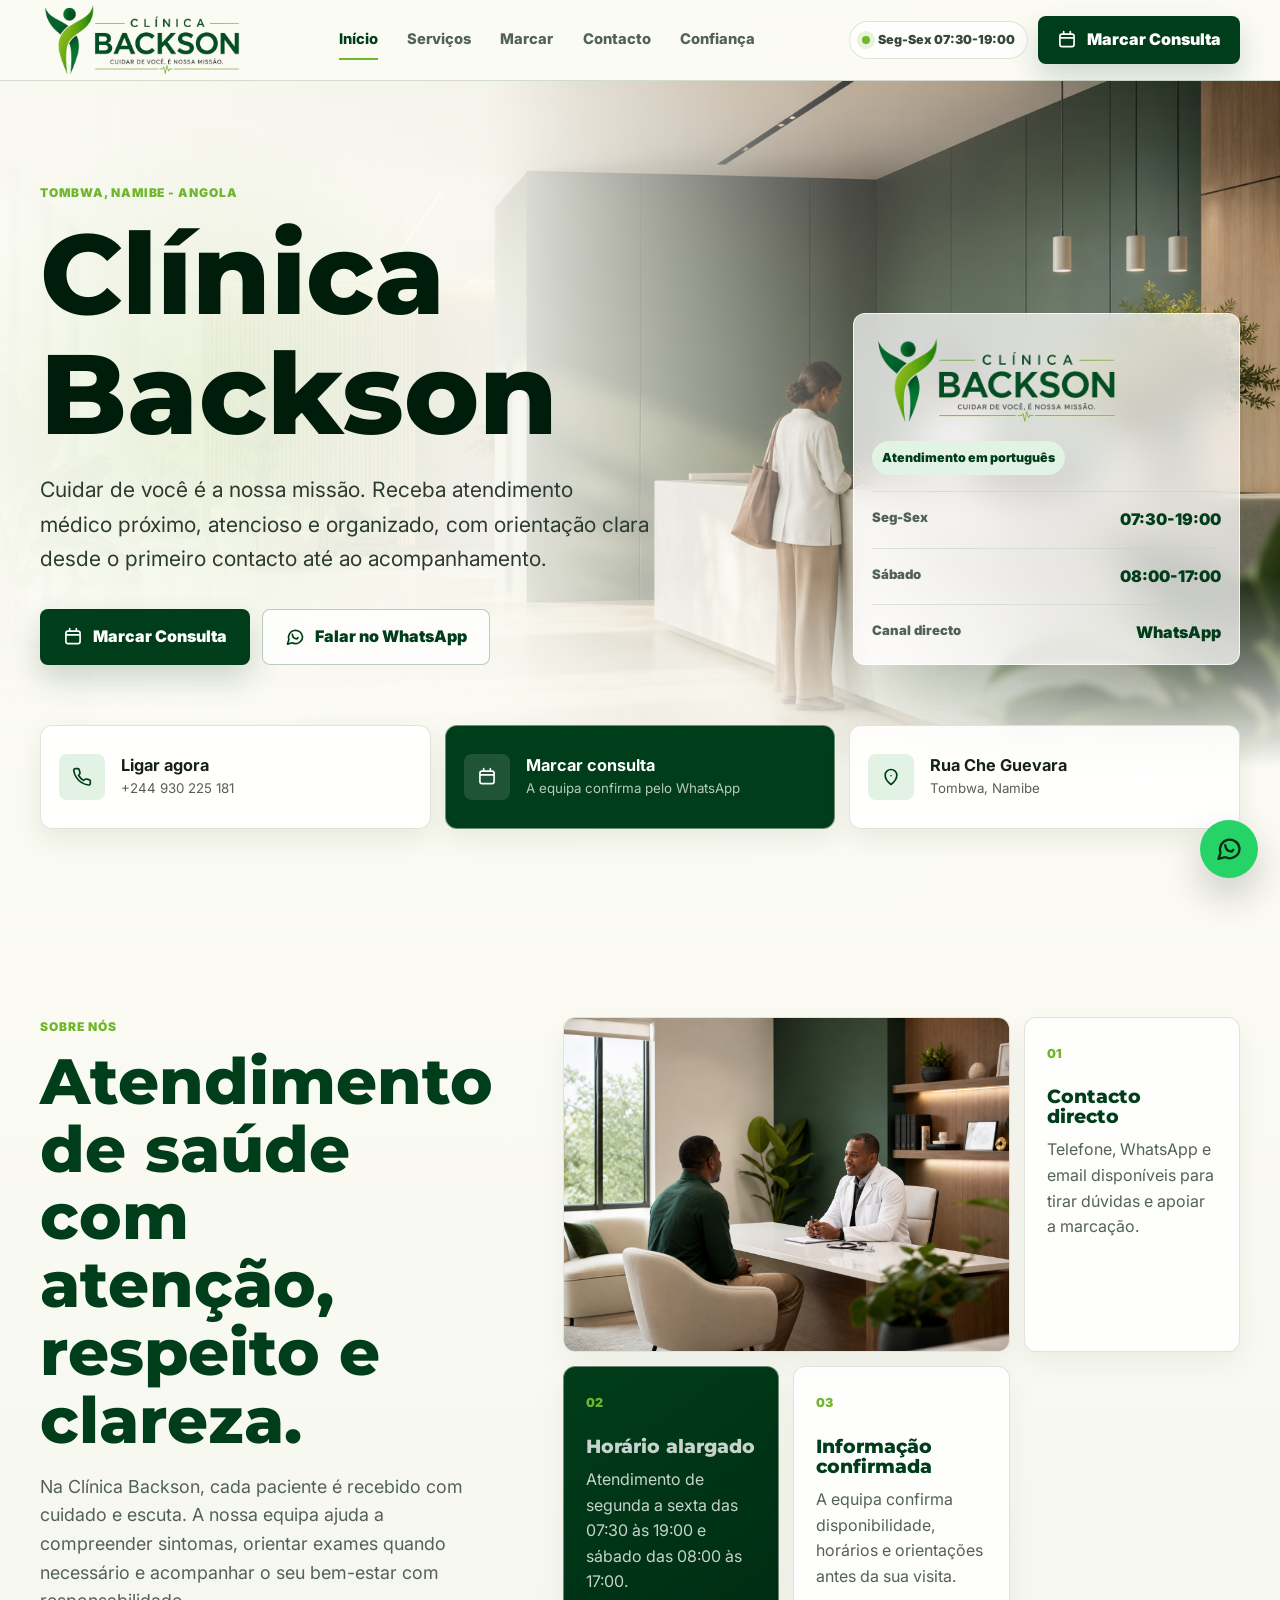
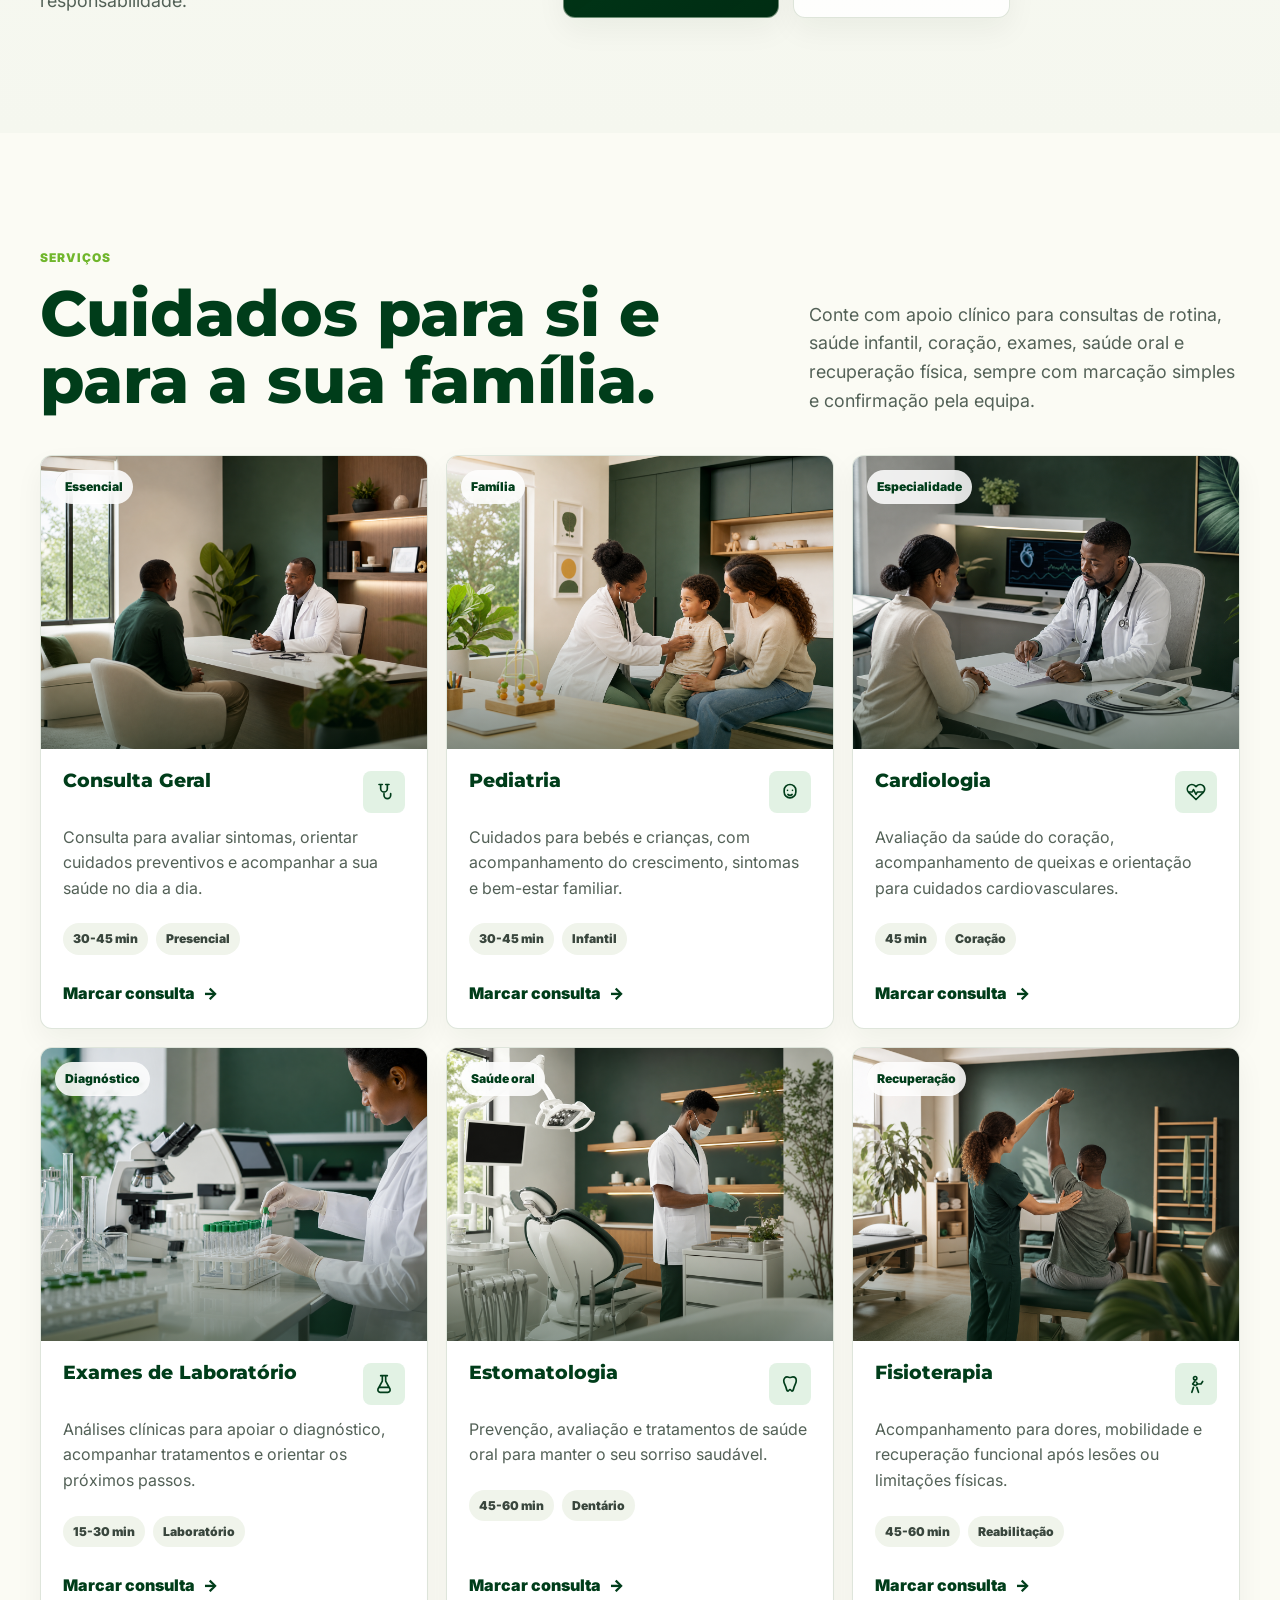
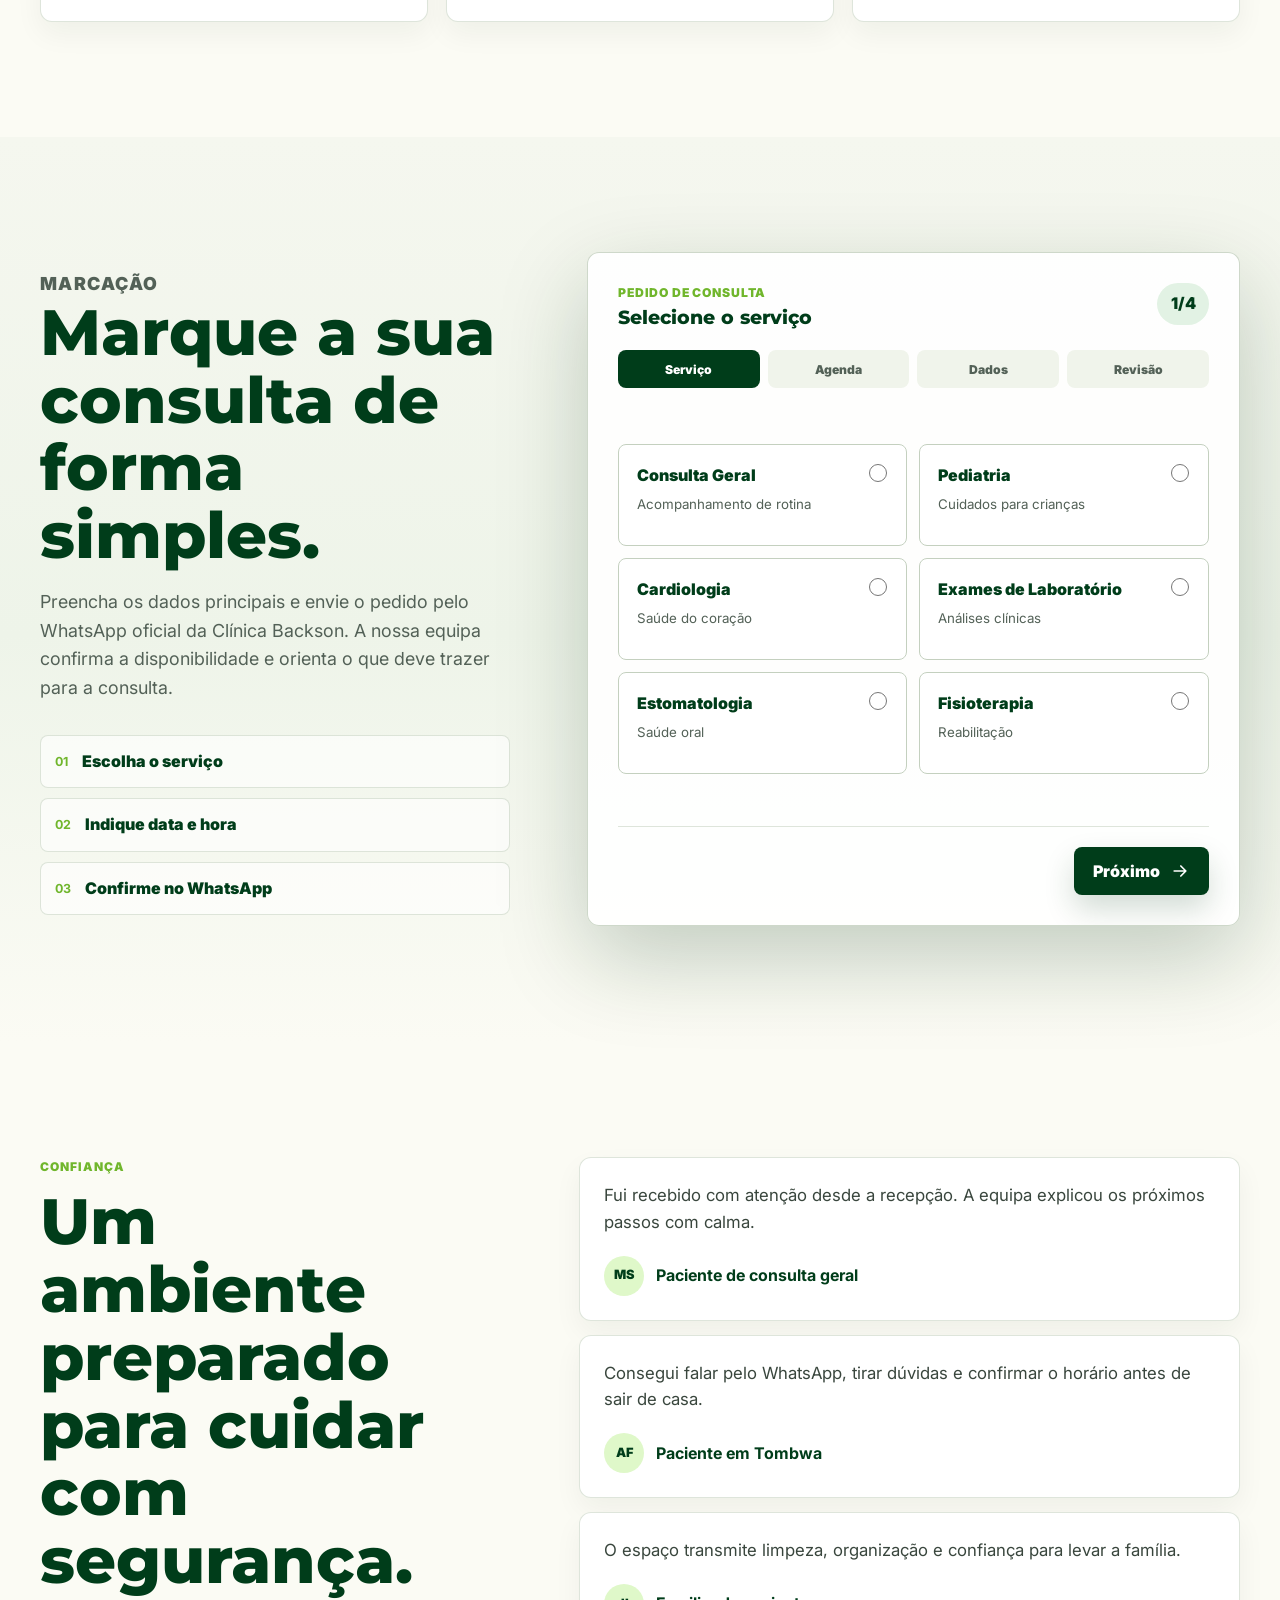
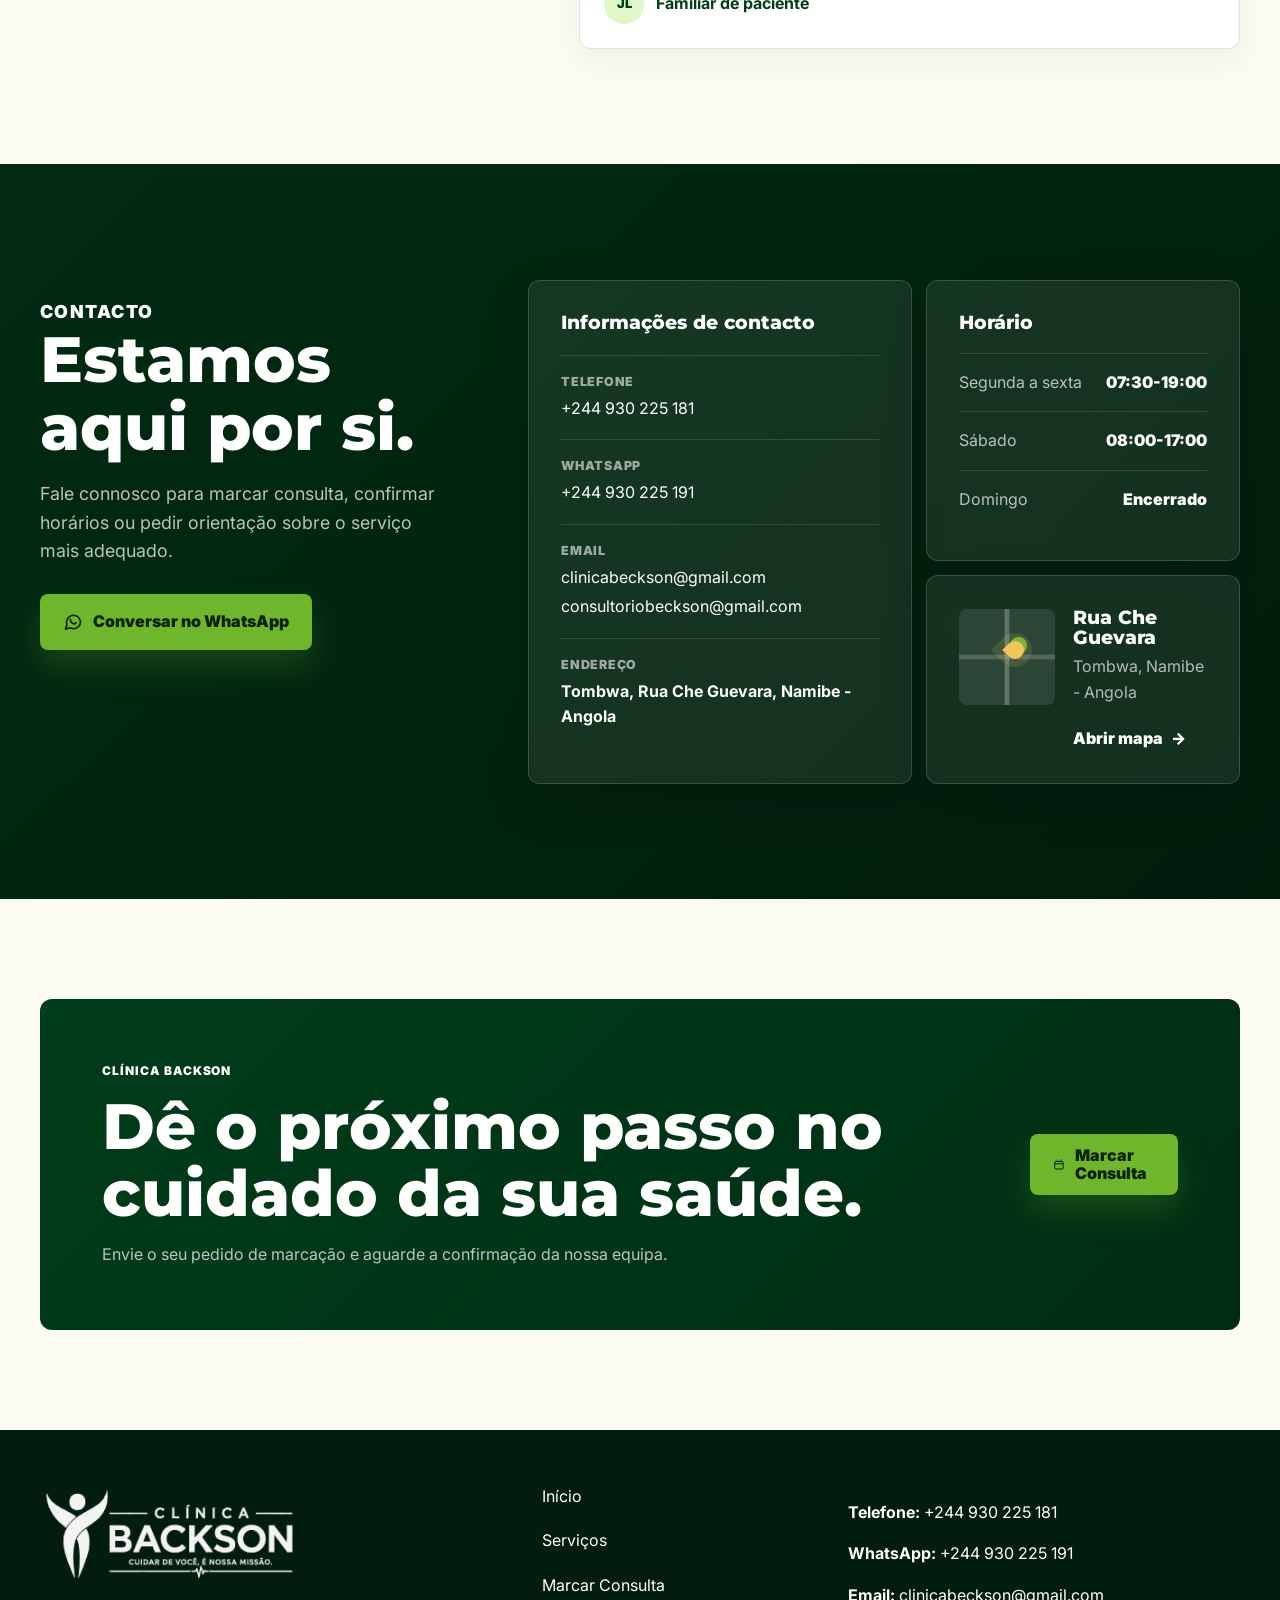
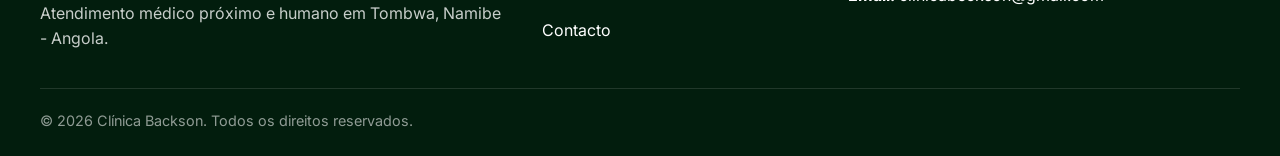
<file: index.html>
<!doctype html>
<html lang="pt-AO">
  <head>
    <meta charset="utf-8" />
    <meta name="viewport" content="width=device-width, initial-scale=1" />
    <meta
      name="description"
      content="Clínica Backson em Tombwa, Namibe. Consultas médicas, exames, fisioterapia, estomatologia e marcações por telefone ou WhatsApp."
    />
    <title>Clínica Backson | Cuidados de saúde em Tombwa</title>
    <link rel="preconnect" href="https://fonts.googleapis.com" />
    <link rel="preconnect" href="https://fonts.gstatic.com" crossorigin />
    <link
      href="https://fonts.googleapis.com/css2?family=Inter:wght@400;500;600;700;800;900&family=Montserrat:wght@600;700;800&display=swap"
      rel="stylesheet"
    />
    <link rel="preload" as="image" href="assets/hero-clinic-v2.png" />
    <link rel="icon" href="assets/favicon.svg" type="image/svg+xml" />
    <link rel="stylesheet" href="styles.css" />
    <script src="script.js" defer></script>
  </head>
  <body>
    <a class="skip-link" href="#main">Saltar para o conteúdo</a>

    <header class="site-header" data-header>
      <div class="container header-inner">
        <a class="brand" href="#inicio" aria-label="Clínica Backson, voltar ao início">
          <img src="assets/backson-logo-transparent.png" alt="Clínica Backson" />
        </a>

        <button class="menu-toggle" type="button" aria-expanded="false" aria-controls="primary-nav">
          <span class="sr-only">Abrir menu</span>
          <svg aria-hidden="true" viewBox="0 0 24 24"><path d="M4 7h16M4 12h16M4 17h16" /></svg>
        </button>

        <nav class="primary-nav" id="primary-nav" aria-label="Navegação principal">
          <a href="#inicio">Início</a>
          <a href="#servicos">Serviços</a>
          <a href="#marcar">Marcar</a>
          <a href="#contacto">Contacto</a>
          <a href="#confianca">Confiança</a>
        </nav>

        <div class="header-actions">
          <span class="header-status" aria-label="Horário de atendimento">
            <span></span>
            Seg-Sex 07:30-19:00
          </span>
          <a class="button button--primary nav-cta" href="#marcar">
            <svg aria-hidden="true" viewBox="0 0 24 24"><path d="M8 2v3M16 2v3M3.5 9.5h17M6 5h12a2.5 2.5 0 0 1 2.5 2.5v10A2.5 2.5 0 0 1 18 20H6a2.5 2.5 0 0 1-2.5-2.5v-10A2.5 2.5 0 0 1 6 5Z" /></svg>
            Marcar Consulta
          </a>
        </div>
      </div>
    </header>

    <main id="main">
      <section class="hero section-anchor" id="inicio" aria-labelledby="hero-title">
        <div class="hero-bg" aria-hidden="true"></div>
        <div class="container hero-grid">
          <div class="hero-copy-block reveal">
            <p class="eyebrow">Tombwa, Namibe - Angola</p>
            <h1 id="hero-title">Clínica Backson</h1>
            <p class="hero-lede">
              Cuidar de você é a nossa missão. Receba atendimento médico próximo, atencioso e
              organizado, com orientação clara desde o primeiro contacto até ao acompanhamento.
            </p>
            <div class="hero-actions">
              <a class="button button--primary button--large" href="#marcar">
                <svg aria-hidden="true" viewBox="0 0 24 24"><path d="M8 2v3M16 2v3M3.5 9.5h17M6 5h12a2.5 2.5 0 0 1 2.5 2.5v10A2.5 2.5 0 0 1 18 20H6a2.5 2.5 0 0 1-2.5-2.5v-10A2.5 2.5 0 0 1 6 5Z" /></svg>
                Marcar Consulta
              </a>
              <a class="button button--secondary button--large" data-whatsapp-default href="https://wa.me/244930225191" target="_blank" rel="noopener">
                <svg aria-hidden="true" viewBox="0 0 24 24"><path d="M21 11.5a8.4 8.4 0 0 1-12.4 7.4L3 20.5l1.7-5.4A8.4 8.4 0 1 1 21 11.5Z" /><path d="M8.8 8.8c.2 3.1 2.3 5.2 5.4 5.4l1.4-1.4" /></svg>
                Falar no WhatsApp
              </a>
            </div>
          </div>

          <aside class="hero-panel reveal" aria-label="Resumo da clínica">
            <div class="hero-panel-top">
              <img src="assets/backson-logo-transparent.png" alt="Clínica Backson" />
              <span>Atendimento em português</span>
            </div>
            <dl class="hero-metrics">
              <div>
                <dt>Seg-Sex</dt>
                <dd>07:30-19:00</dd>
              </div>
              <div>
                <dt>Sábado</dt>
                <dd>08:00-17:00</dd>
              </div>
              <div>
                <dt>Canal directo</dt>
                <dd>WhatsApp</dd>
              </div>
            </dl>
          </aside>
        </div>
      </section>

      <section class="action-dock" aria-label="Acções principais">
        <div class="container dock-grid">
          <a class="dock-item reveal" href="tel:+244930225181">
            <span class="icon-badge">
              <svg aria-hidden="true" viewBox="0 0 24 24"><path d="M22 16.9v2.7a2 2 0 0 1-2.2 2 19.8 19.8 0 0 1-8.6-3.1 19.3 19.3 0 0 1-6-6A19.8 19.8 0 0 1 2.1 4 2 2 0 0 1 4.1 2h2.7a2 2 0 0 1 2 1.7c.1 1 .4 2 .7 2.9a2 2 0 0 1-.5 2.1L7.8 9.9a16 16 0 0 0 6.3 6.3l1.2-1.2a2 2 0 0 1 2.1-.5c.9.3 1.9.6 2.9.7A2 2 0 0 1 22 16.9Z" /></svg>
            </span>
            <span>
              <strong>Ligar agora</strong>
              <small>+244 930 225 181</small>
            </span>
          </a>
          <a class="dock-item dock-item--strong reveal" href="#marcar">
            <span class="icon-badge">
              <svg aria-hidden="true" viewBox="0 0 24 24"><path d="M8 2v3M16 2v3M3.5 9.5h17M6 5h12a2.5 2.5 0 0 1 2.5 2.5v10A2.5 2.5 0 0 1 18 20H6a2.5 2.5 0 0 1-2.5-2.5v-10A2.5 2.5 0 0 1 6 5Z" /></svg>
            </span>
            <span>
              <strong>Marcar consulta</strong>
              <small>A equipa confirma pelo WhatsApp</small>
            </span>
          </a>
          <a class="dock-item reveal" href="#contacto">
            <span class="icon-badge">
              <svg aria-hidden="true" viewBox="0 0 24 24"><path d="M12 21s7-5.1 7-11a7 7 0 1 0-14 0c0 5.9 7 11 7 11Z" /><path d="M12 10.5h.01" /></svg>
            </span>
            <span>
              <strong>Rua Che Guevara</strong>
              <small>Tombwa, Namibe</small>
            </span>
          </a>
        </div>
      </section>

      <section class="section about-section" aria-labelledby="about-title">
        <div class="container about-layout">
          <div class="section-heading reveal">
            <p class="eyebrow">Sobre nós</p>
            <h2 id="about-title">Atendimento de saúde com atenção, respeito e clareza.</h2>
            <p>
              Na Clínica Backson, cada paciente é recebido com cuidado e escuta. A nossa equipa
              ajuda a compreender sintomas, orientar exames quando necessário e acompanhar o seu
              bem-estar com responsabilidade.
            </p>
          </div>

          <div class="care-board reveal">
            <article class="care-card care-card--image">
              <img src="assets/service-general.png" alt="Médico a conversar com paciente num consultório moderno" loading="lazy" />
            </article>
            <article class="care-card">
              <span>01</span>
              <h3>Contacto directo</h3>
              <p>Telefone, WhatsApp e email disponíveis para tirar dúvidas e apoiar a marcação.</p>
            </article>
            <article class="care-card care-card--dark">
              <span>02</span>
              <h3>Horário alargado</h3>
              <p>Atendimento de segunda a sexta das 07:30 às 19:00 e sábado das 08:00 às 17:00.</p>
            </article>
            <article class="care-card">
              <span>03</span>
              <h3>Informação confirmada</h3>
              <p>A equipa confirma disponibilidade, horários e orientações antes da sua visita.</p>
            </article>
          </div>
        </div>
      </section>

      <section class="section services-section section-anchor" id="servicos" aria-labelledby="services-title">
        <div class="container">
          <div class="section-heading section-heading--split reveal">
            <div>
              <p class="eyebrow">Serviços</p>
              <h2 id="services-title">Cuidados para si e para a sua família.</h2>
            </div>
            <p>
              Conte com apoio clínico para consultas de rotina, saúde infantil, coração, exames,
              saúde oral e recuperação física, sempre com marcação simples e confirmação pela equipa.
            </p>
          </div>

          <div class="services-grid">
            <article class="service-card reveal" data-service-card="Consulta Geral">
              <a class="service-image" href="#marcar" data-book-service="Consulta Geral" aria-label="Marcar Consulta Geral">
                <img src="assets/service-general.png" alt="Consulta geral na Clínica Backson" loading="lazy" />
                <span>Essencial</span>
              </a>
              <div class="service-content">
                <div class="service-heading">
                  <h3>Consulta Geral</h3>
                  <span class="service-icon">
                    <svg aria-hidden="true" viewBox="0 0 24 24"><path d="M8 3v5a4 4 0 1 0 8 0V3M6 3h4M14 3h4M12 14v2a4 4 0 0 0 8 0v-2" /></svg>
                  </span>
                </div>
                <p>Consulta para avaliar sintomas, orientar cuidados preventivos e acompanhar a sua saúde no dia a dia.</p>
                <div class="service-meta">
                  <span>30-45 min</span>
                  <span>Presencial</span>
                </div>
                <a class="text-link" href="#marcar" data-book-service="Consulta Geral">Marcar consulta</a>
              </div>
            </article>

            <article class="service-card reveal" data-service-card="Pediatria">
              <a class="service-image" href="#marcar" data-book-service="Pediatria" aria-label="Marcar Pediatria">
                <img src="assets/service-pediatrics.png" alt="Consulta de pediatria em ambiente acolhedor" loading="lazy" />
                <span>Família</span>
              </a>
              <div class="service-content">
                <div class="service-heading">
                  <h3>Pediatria</h3>
                  <span class="service-icon">
                    <svg aria-hidden="true" viewBox="0 0 24 24"><path d="M9 10h.01M15 10h.01M9.5 15a4 4 0 0 0 5 0M12 3a7 7 0 0 0-7 7v2a7 7 0 0 0 14 0v-2a7 7 0 0 0-7-7Z" /></svg>
                  </span>
                </div>
                <p>Cuidados para bebés e crianças, com acompanhamento do crescimento, sintomas e bem-estar familiar.</p>
                <div class="service-meta">
                  <span>30-45 min</span>
                  <span>Infantil</span>
                </div>
                <a class="text-link" href="#marcar" data-book-service="Pediatria">Marcar consulta</a>
              </div>
            </article>

            <article class="service-card reveal" data-service-card="Cardiologia">
              <a class="service-image" href="#marcar" data-book-service="Cardiologia" aria-label="Marcar Cardiologia">
                <img src="assets/service-cardiology.png" alt="Consulta de cardiologia com equipamento moderno" loading="lazy" />
                <span>Especialidade</span>
              </a>
              <div class="service-content">
                <div class="service-heading">
                  <h3>Cardiologia</h3>
                  <span class="service-icon">
                    <svg aria-hidden="true" viewBox="0 0 24 24"><path d="M20.8 4.6a5.5 5.5 0 0 0-7.8 0L12 5.6l-1-1a5.5 5.5 0 1 0-7.8 7.8L12 21l8.8-8.6a5.5 5.5 0 0 0 0-7.8Z" /><path d="M3.5 12h4l1.5-3 3 6 1.5-3h7" /></svg>
                  </span>
                </div>
                <p>Avaliação da saúde do coração, acompanhamento de queixas e orientação para cuidados cardiovasculares.</p>
                <div class="service-meta">
                  <span>45 min</span>
                  <span>Coração</span>
                </div>
                <a class="text-link" href="#marcar" data-book-service="Cardiologia">Marcar consulta</a>
              </div>
            </article>

            <article class="service-card reveal" data-service-card="Exames de Laboratório">
              <a class="service-image" href="#marcar" data-book-service="Exames de Laboratório" aria-label="Marcar Exames de Laboratório">
                <img src="assets/service-laboratory.png" alt="Laboratório clínico com equipamento de análise" loading="lazy" />
                <span>Diagnóstico</span>
              </a>
              <div class="service-content">
                <div class="service-heading">
                  <h3>Exames de Laboratório</h3>
                  <span class="service-icon">
                    <svg aria-hidden="true" viewBox="0 0 24 24"><path d="M10 2v6.5L4.8 18A3 3 0 0 0 7.4 22h9.2a3 3 0 0 0 2.6-4L14 8.5V2M8 2h8M7 16h10" /></svg>
                  </span>
                </div>
                <p>Análises clínicas para apoiar o diagnóstico, acompanhar tratamentos e orientar os próximos passos.</p>
                <div class="service-meta">
                  <span>15-30 min</span>
                  <span>Laboratório</span>
                </div>
                <a class="text-link" href="#marcar" data-book-service="Exames de Laboratório">Marcar consulta</a>
              </div>
            </article>

            <article class="service-card reveal" data-service-card="Estomatologia">
              <a class="service-image" href="#marcar" data-book-service="Estomatologia" aria-label="Marcar Estomatologia">
                <img src="assets/service-dental.png" alt="Consultório de estomatologia moderno" loading="lazy" />
                <span>Saúde oral</span>
              </a>
              <div class="service-content">
                <div class="service-heading">
                  <h3>Estomatologia</h3>
                  <span class="service-icon">
                    <svg aria-hidden="true" viewBox="0 0 24 24"><path d="M8.5 3.5c1.4 0 2.2.7 3.5.7s2.1-.7 3.5-.7c2.2 0 4 1.9 4 4.5 0 3.5-2.2 5-3 9.1-.4 2-1.2 3.4-2.2 3.4-.9 0-1.1-1.9-2.3-1.9s-1.4 1.9-2.3 1.9c-1 0-1.8-1.4-2.2-3.4-.8-4.1-3-5.6-3-9.1 0-2.6 1.8-4.5 4-4.5Z" /></svg>
                  </span>
                </div>
                <p>Prevenção, avaliação e tratamentos de saúde oral para manter o seu sorriso saudável.</p>
                <div class="service-meta">
                  <span>45-60 min</span>
                  <span>Dentário</span>
                </div>
                <a class="text-link" href="#marcar" data-book-service="Estomatologia">Marcar consulta</a>
              </div>
            </article>

            <article class="service-card reveal" data-service-card="Fisioterapia">
              <a class="service-image" href="#marcar" data-book-service="Fisioterapia" aria-label="Marcar Fisioterapia">
                <img src="assets/service-physio.png" alt="Sessão de fisioterapia e reabilitação" loading="lazy" />
                <span>Recuperação</span>
              </a>
              <div class="service-content">
                <div class="service-heading">
                  <h3>Fisioterapia</h3>
                  <span class="service-icon">
                    <svg aria-hidden="true" viewBox="0 0 24 24"><path d="M13 5a2 2 0 1 1-4 0 2 2 0 0 1 4 0ZM11 8l-3 4 3 2 3-2-1.5-2M7 22l2-6M15 22l-2-6M14 12h4l2-3" /></svg>
                  </span>
                </div>
                <p>Acompanhamento para dores, mobilidade e recuperação funcional após lesões ou limitações físicas.</p>
                <div class="service-meta">
                  <span>45-60 min</span>
                  <span>Reabilitação</span>
                </div>
                <a class="text-link" href="#marcar" data-book-service="Fisioterapia">Marcar consulta</a>
              </div>
            </article>
          </div>
        </div>
      </section>

      <section class="section booking-section section-anchor" id="marcar" aria-labelledby="booking-title">
        <div class="container booking-layout">
          <div class="booking-intro reveal">
            <p class="eyebrow">Marcação</p>
            <h2 id="booking-title">Marque a sua consulta de forma simples.</h2>
            <p>
              Preencha os dados principais e envie o pedido pelo WhatsApp oficial da Clínica Backson.
              A nossa equipa confirma a disponibilidade e orienta o que deve trazer para a consulta.
            </p>
            <ul class="booking-assurances" aria-label="Detalhes da marcação">
              <li>
                <strong>01</strong>
                <span>Escolha o serviço</span>
              </li>
              <li>
                <strong>02</strong>
                <span>Indique data e hora</span>
              </li>
              <li>
                <strong>03</strong>
                <span>Confirme no WhatsApp</span>
              </li>
            </ul>
          </div>

          <form class="booking-panel reveal" id="booking-form" novalidate>
            <div class="booking-panel-header">
              <div>
                <span class="panel-kicker">Pedido de consulta</span>
                <h3 data-step-title>Selecione o serviço</h3>
              </div>
              <span class="step-count" aria-live="polite"><span data-current-step>1</span>/4</span>
            </div>

            <div class="stepper" aria-label="Progresso da marcação">
              <span class="is-active" data-progress-step="1">Serviço</span>
              <span data-progress-step="2">Agenda</span>
              <span data-progress-step="3">Dados</span>
              <span data-progress-step="4">Revisão</span>
            </div>

            <p class="form-message" id="form-message" role="alert" aria-live="polite"></p>

            <fieldset class="booking-step is-active" data-step="1">
              <legend class="sr-only">Selecione o serviço</legend>
              <div class="option-grid">
                <label class="option-tile">
                  <input type="radio" name="service" value="Consulta Geral" />
                  <span>Consulta Geral</span>
                  <small>Acompanhamento de rotina</small>
                </label>
                <label class="option-tile">
                  <input type="radio" name="service" value="Pediatria" />
                  <span>Pediatria</span>
                  <small>Cuidados para crianças</small>
                </label>
                <label class="option-tile">
                  <input type="radio" name="service" value="Cardiologia" />
                  <span>Cardiologia</span>
                  <small>Saúde do coração</small>
                </label>
                <label class="option-tile">
                  <input type="radio" name="service" value="Exames de Laboratório" />
                  <span>Exames de Laboratório</span>
                  <small>Análises clínicas</small>
                </label>
                <label class="option-tile">
                  <input type="radio" name="service" value="Estomatologia" />
                  <span>Estomatologia</span>
                  <small>Saúde oral</small>
                </label>
                <label class="option-tile">
                  <input type="radio" name="service" value="Fisioterapia" />
                  <span>Fisioterapia</span>
                  <small>Reabilitação</small>
                </label>
              </div>
            </fieldset>

            <fieldset class="booking-step" data-step="2">
              <legend class="sr-only">Escolha data e hora</legend>
              <div class="date-time-grid">
                <label class="field">
                  <span>Data preferida</span>
                  <input type="date" name="date" id="appointment-date" />
                </label>
                <div class="field">
                  <span>Horário preferido</span>
                  <div class="time-grid" role="group" aria-label="Horários disponíveis">
                    <button type="button" data-time="08:00">08:00</button>
                    <button type="button" data-time="09:30">09:30</button>
                    <button type="button" data-time="11:00">11:00</button>
                    <button type="button" data-time="14:00">14:00</button>
                    <button type="button" data-time="15:30">15:30</button>
                    <button type="button" data-time="17:00">17:00</button>
                  </div>
                </div>
              </div>
            </fieldset>

            <fieldset class="booking-step" data-step="3">
              <legend class="sr-only">Dados do paciente</legend>
              <div class="form-grid">
                <label class="field">
                  <span>Nome completo</span>
                  <input type="text" name="patientName" autocomplete="name" placeholder="Ex: Maria dos Santos" />
                </label>
                <label class="field">
                  <span>Telemóvel / WhatsApp</span>
                  <input type="tel" name="patientPhone" autocomplete="tel" placeholder="+244 9XX XXX XXX" />
                </label>
                <label class="field field--wide">
                  <span>Notas ou sintomas</span>
                  <textarea name="notes" rows="4" placeholder="Opcional"></textarea>
                </label>
              </div>
            </fieldset>

            <section class="booking-step review-step" data-step="4" aria-labelledby="review-title">
              <h3 id="review-title">Revisão do pedido</h3>
              <dl class="review-list">
                <div>
                  <dt>Serviço</dt>
                  <dd data-review="service">-</dd>
                </div>
                <div>
                  <dt>Data e hora</dt>
                  <dd data-review="datetime">-</dd>
                </div>
                <div>
                  <dt>Paciente</dt>
                  <dd data-review="patient">-</dd>
                </div>
                <div>
                  <dt>Telemóvel</dt>
                  <dd data-review="phone">-</dd>
                </div>
                <div>
                  <dt>Notas</dt>
                  <dd data-review="notes">-</dd>
                </div>
              </dl>
              <a class="button button--whatsapp button--full" id="whatsapp-confirm" href="https://wa.me/244930225191" target="_blank" rel="noopener">
                <svg aria-hidden="true" viewBox="0 0 24 24"><path d="M21 11.5a8.4 8.4 0 0 1-12.4 7.4L3 20.5l1.7-5.4A8.4 8.4 0 1 1 21 11.5Z" /><path d="M8.8 8.8c.2 3.1 2.3 5.2 5.4 5.4l1.4-1.4" /></svg>
                Confirmar via WhatsApp
              </a>
            </section>

            <div class="wizard-actions">
              <button class="button button--ghost" type="button" id="prev-step">
                <svg aria-hidden="true" viewBox="0 0 24 24"><path d="M19 12H5M11 6l-6 6 6 6" /></svg>
                Voltar
              </button>
              <button class="button button--primary" type="button" id="next-step">
                Próximo
                <svg aria-hidden="true" viewBox="0 0 24 24"><path d="M5 12h14M13 6l6 6-6 6" /></svg>
              </button>
            </div>
          </form>
        </div>
      </section>

      <section class="section trust-section section-anchor" id="confianca" aria-labelledby="trust-title">
        <div class="container trust-layout">
          <div class="section-heading reveal">
            <p class="eyebrow">Confiança</p>
            <h2 id="trust-title">Um ambiente preparado para cuidar com segurança.</h2>
          </div>
          <div class="testimonial-stack reveal">
            <figure>
              <blockquote>
                Fui recebido com atenção desde a recepção. A equipa explicou os próximos passos com calma.
              </blockquote>
              <figcaption>
                <span>MS</span>
                <strong>Paciente de consulta geral</strong>
              </figcaption>
            </figure>
            <figure>
              <blockquote>
                Consegui falar pelo WhatsApp, tirar dúvidas e confirmar o horário antes de sair de casa.
              </blockquote>
              <figcaption>
                <span>AF</span>
                <strong>Paciente em Tombwa</strong>
              </figcaption>
            </figure>
            <figure>
              <blockquote>
                O espaço transmite limpeza, organização e confiança para levar a família.
              </blockquote>
              <figcaption>
                <span>JL</span>
                <strong>Familiar de paciente</strong>
              </figcaption>
            </figure>
          </div>
        </div>
      </section>

      <section class="section contact-section section-anchor" id="contacto" aria-labelledby="contact-title">
        <div class="container contact-layout">
          <div class="contact-copy reveal">
            <p class="eyebrow">Contacto</p>
            <h2 id="contact-title">Estamos aqui por si.</h2>
            <p>Fale connosco para marcar consulta, confirmar horários ou pedir orientação sobre o serviço mais adequado.</p>
            <a class="button button--accent button--large" data-whatsapp-default href="https://wa.me/244930225191" target="_blank" rel="noopener">
              <svg aria-hidden="true" viewBox="0 0 24 24"><path d="M21 11.5a8.4 8.4 0 0 1-12.4 7.4L3 20.5l1.7-5.4A8.4 8.4 0 1 1 21 11.5Z" /><path d="M8.8 8.8c.2 3.1 2.3 5.2 5.4 5.4l1.4-1.4" /></svg>
              Conversar no WhatsApp
            </a>
          </div>

          <div class="contact-board reveal">
            <article class="contact-card contact-card--main">
              <h3>Informações de contacto</h3>
              <ul class="contact-list">
                <li>
                  <span>Telefone</span>
                  <a href="tel:+244930225181">+244 930 225 181</a>
                </li>
                <li>
                  <span>WhatsApp</span>
                  <a data-whatsapp-default href="https://wa.me/244930225191" target="_blank" rel="noopener">+244 930 225 191</a>
                </li>
                <li>
                  <span>Email</span>
                  <a href="mailto:clinicabeckson@gmail.com">clinicabeckson@gmail.com</a>
                  <a href="mailto:consultoriobeckson@gmail.com">consultoriobeckson@gmail.com</a>
                </li>
                <li>
                  <span>Endereço</span>
                  <strong>Tombwa, Rua Che Guevara, Namibe - Angola</strong>
                </li>
              </ul>
            </article>

            <article class="contact-card hours-card">
              <h3>Horário</h3>
              <dl>
                <div>
                  <dt>Segunda a sexta</dt>
                  <dd>07:30-19:00</dd>
                </div>
                <div>
                  <dt>Sábado</dt>
                  <dd>08:00-17:00</dd>
                </div>
                <div>
                  <dt>Domingo</dt>
                  <dd>Encerrado</dd>
                </div>
              </dl>
            </article>

            <article class="map-card">
              <div class="map-visual" aria-hidden="true">
                <span></span>
              </div>
              <div>
                <h3>Rua Che Guevara</h3>
                <p>Tombwa, Namibe - Angola</p>
              </div>
              <a class="text-link text-link--light" href="https://www.google.com/maps/search/?api=1&query=Tombwa%2C%20Rua%20Che%20Guevara%2C%20Namibe%2C%20Angola" target="_blank" rel="noopener">Abrir mapa</a>
            </article>
          </div>
        </div>
      </section>

      <section class="final-cta" aria-labelledby="cta-title">
        <div class="container final-cta-inner reveal">
          <div>
            <p class="eyebrow">Clínica Backson</p>
            <h2 id="cta-title">Dê o próximo passo no cuidado da sua saúde.</h2>
            <p>Envie o seu pedido de marcação e aguarde a confirmação da nossa equipa.</p>
          </div>
          <a class="button button--accent button--large" href="#marcar">
            <svg aria-hidden="true" viewBox="0 0 24 24"><path d="M8 2v3M16 2v3M3.5 9.5h17M6 5h12a2.5 2.5 0 0 1 2.5 2.5v10A2.5 2.5 0 0 1 18 20H6a2.5 2.5 0 0 1-2.5-2.5v-10A2.5 2.5 0 0 1 6 5Z" /></svg>
            Marcar Consulta
          </a>
        </div>
      </section>
    </main>

    <footer class="site-footer">
      <div class="container footer-grid">
        <div>
          <img src="assets/backson-logo-transparent.png" alt="Clínica Backson" />
          <p>Atendimento médico próximo e humano em Tombwa, Namibe - Angola.</p>
        </div>
        <nav aria-label="Links do rodapé">
          <a href="#inicio">Início</a>
          <a href="#servicos">Serviços</a>
          <a href="#marcar">Marcar Consulta</a>
          <a href="#contacto">Contacto</a>
        </nav>
        <div>
          <p><strong>Telefone:</strong> <a href="tel:+244930225181">+244 930 225 181</a></p>
          <p><strong>WhatsApp:</strong> <a data-whatsapp-default href="https://wa.me/244930225191" target="_blank" rel="noopener">+244 930 225 191</a></p>
          <p><strong>Email:</strong> <a href="mailto:clinicabeckson@gmail.com">clinicabeckson@gmail.com</a></p>
        </div>
      </div>
      <div class="container footer-bottom">
        <span>&copy; 2026 Clínica Backson. Todos os direitos reservados.</span>
      </div>
    </footer>

    <a class="whatsapp-fab" data-whatsapp-default href="https://wa.me/244930225191" target="_blank" rel="noopener" aria-label="Falar com a Clínica Backson no WhatsApp">
      <svg aria-hidden="true" viewBox="0 0 24 24"><path d="M21 11.5a8.4 8.4 0 0 1-12.4 7.4L3 20.5l1.7-5.4A8.4 8.4 0 1 1 21 11.5Z" /><path d="M8.8 8.8c.2 3.1 2.3 5.2 5.4 5.4l1.4-1.4" /></svg>
    </a>
  </body>
</html>
</file>
<file: styles.css>
:root {
  --background: #fbfbf4;
  --background-warm: #f5f7ef;
  --surface: #ffffff;
  --surface-soft: #f0f4eb;
  --surface-muted: #e2e9de;
  --text: #172118;
  --muted: #536157;
  --muted-strong: #39463d;
  --line: #c4d0bf;
  --line-soft: rgba(196, 208, 191, 0.56);
  --primary: #003d1a;
  --primary-strong: #002b12;
  --primary-ink: #001d0c;
  --primary-soft: #e2f2e4;
  --secondary: #70b62c;
  --secondary-soft: #dff8c9;
  --accent: #f1c65c;
  --danger: #b3261e;
  --shadow-sm: 0 10px 26px rgba(0, 45, 18, 0.08);
  --shadow-md: 0 22px 55px rgba(0, 45, 18, 0.13);
  --shadow-lg: 0 32px 90px rgba(0, 45, 18, 0.22);
  --radius: 8px;
  --radius-lg: 12px;
  --font-heading: "Montserrat", "Segoe UI", sans-serif;
  --font-body: "Inter", "Segoe UI", sans-serif;
  color-scheme: light;
}

* {
  box-sizing: border-box;
}

html {
  scroll-behavior: smooth;
}

body {
  margin: 0;
  background:
    linear-gradient(180deg, rgba(251, 251, 244, 0.8), rgba(251, 251, 244, 1)),
    radial-gradient(circle at 14% 8%, rgba(112, 182, 44, 0.09), transparent 26%),
    var(--background);
  color: var(--text);
  font-family: var(--font-body);
  font-size: 16px;
  line-height: 1.6;
  text-rendering: optimizeLegibility;
  overflow-x: hidden;
}

body.nav-open {
  overflow: hidden;
}

img,
svg {
  display: block;
}

img {
  max-width: 100%;
}

a {
  color: inherit;
  text-decoration: none;
}

button,
input,
textarea {
  font: inherit;
}

button {
  cursor: pointer;
}

:focus-visible {
  outline: 3px solid rgba(112, 182, 44, 0.68);
  outline-offset: 4px;
}

.skip-link {
  position: fixed;
  top: 12px;
  left: 12px;
  z-index: 1000;
  transform: translateY(-160%);
  border-radius: var(--radius);
  background: var(--primary);
  color: #fff;
  padding: 10px 14px;
  font-weight: 800;
}

.skip-link:focus {
  transform: translateY(0);
}

.sr-only {
  position: absolute;
  width: 1px;
  height: 1px;
  overflow: hidden;
  clip: rect(0, 0, 0, 0);
  white-space: nowrap;
}

.container {
  width: min(100% - 36px, 1200px);
  margin-inline: auto;
}

.section-anchor {
  scroll-margin-top: 92px;
}

.site-header {
  position: sticky;
  top: 0;
  z-index: 100;
  border-bottom: 1px solid rgba(196, 208, 191, 0.72);
  background: rgba(251, 251, 244, 0.86);
  backdrop-filter: blur(18px);
  transition: box-shadow 180ms ease, background 180ms ease;
}

.site-header.is-scrolled {
  background: rgba(251, 251, 244, 0.94);
  box-shadow: 0 14px 32px rgba(0, 45, 18, 0.08);
}

.header-inner {
  display: flex;
  min-height: 76px;
  align-items: center;
  justify-content: space-between;
  gap: 22px;
}

.brand {
  display: inline-flex;
  min-width: 0;
  align-items: center;
}

.brand img {
  width: clamp(148px, 16vw, 218px);
  height: auto;
}

.primary-nav {
  display: flex;
  align-items: center;
  gap: clamp(16px, 2.3vw, 34px);
  color: var(--muted);
  font-size: 0.92rem;
  font-weight: 800;
}

.primary-nav a {
  position: relative;
  padding-block: 8px;
  transition: color 160ms ease;
}

.primary-nav a::after {
  position: absolute;
  right: 0;
  bottom: 0;
  left: 0;
  height: 2px;
  transform: scaleX(0);
  transform-origin: left;
  background: var(--secondary);
  content: "";
  transition: transform 180ms ease;
}

.primary-nav a:hover,
.primary-nav a:focus-visible,
.primary-nav a.is-active {
  color: var(--primary);
}

.primary-nav a:hover::after,
.primary-nav a:focus-visible::after,
.primary-nav a.is-active::after {
  transform: scaleX(1);
}

.header-actions {
  display: flex;
  align-items: center;
  gap: 10px;
}

.header-status {
  display: inline-flex;
  min-height: 38px;
  align-items: center;
  gap: 8px;
  border: 1px solid var(--line-soft);
  border-radius: 999px;
  background: rgba(255, 255, 255, 0.62);
  color: var(--muted-strong);
  padding: 8px 12px;
  font-size: 0.78rem;
  font-weight: 900;
  white-space: nowrap;
}

.header-status span {
  width: 8px;
  height: 8px;
  border-radius: 999px;
  background: var(--secondary);
  box-shadow: 0 0 0 5px rgba(112, 182, 44, 0.16);
}

.button {
  display: inline-flex;
  min-height: 48px;
  align-items: center;
  justify-content: center;
  gap: 10px;
  border: 1px solid transparent;
  border-radius: var(--radius);
  padding: 12px 18px;
  font-weight: 900;
  line-height: 1.1;
  transition:
    transform 170ms ease,
    box-shadow 170ms ease,
    background 170ms ease,
    border-color 170ms ease,
    color 170ms ease;
}

.button:hover {
  transform: translateY(-2px);
}

.button:active {
  transform: translateY(0);
}

.button svg,
.menu-toggle svg,
.whatsapp-fab svg,
.icon-badge svg,
.service-icon svg {
  width: 20px;
  height: 20px;
  fill: none;
  stroke: currentColor;
  stroke-width: 2;
  stroke-linecap: round;
  stroke-linejoin: round;
}

.button--primary {
  background: var(--primary);
  color: #fff;
  box-shadow: 0 14px 30px rgba(0, 61, 26, 0.18);
}

.button--primary:hover {
  background: var(--primary-strong);
  box-shadow: 0 18px 38px rgba(0, 61, 26, 0.22);
}

.button--secondary {
  border-color: rgba(0, 61, 26, 0.26);
  background: rgba(255, 255, 255, 0.74);
  color: var(--primary);
  backdrop-filter: blur(10px);
}

.button--secondary:hover {
  border-color: rgba(0, 61, 26, 0.48);
  background: #fff;
}

.button--ghost {
  border-color: var(--line);
  background: transparent;
  color: var(--primary);
}

.button--ghost:hover {
  border-color: var(--primary);
  background: rgba(0, 61, 26, 0.05);
}

.button--accent {
  background: var(--secondary);
  color: #0c2200;
  box-shadow: 0 16px 32px rgba(112, 182, 44, 0.22);
}

.button--accent:hover {
  background: #8add45;
}

.button--whatsapp {
  background: #25d366;
  color: #062c14;
}

.button--large {
  min-height: 56px;
  padding-inline: 22px;
}

.button--full {
  width: 100%;
}

.menu-toggle {
  display: none;
  width: 48px;
  height: 48px;
  align-items: center;
  justify-content: center;
  border: 1px solid var(--line);
  border-radius: var(--radius);
  background: #fff;
  color: var(--primary);
}

.hero {
  position: relative;
  min-height: clamp(590px, 76svh, 760px);
  overflow: hidden;
  isolation: isolate;
}

.hero-bg {
  position: absolute;
  inset: 0;
  z-index: -2;
  background-image:
    linear-gradient(90deg, rgba(251, 251, 244, 0.98) 0%, rgba(251, 251, 244, 0.92) 38%, rgba(251, 251, 244, 0.25) 66%, rgba(0, 35, 14, 0.12) 100%),
    url("assets/hero-clinic-v2.png");
  background-position: center;
  background-size: cover;
}

.hero::before {
  position: absolute;
  inset: 0;
  z-index: -1;
  background:
    linear-gradient(180deg, rgba(251, 251, 244, 0) 72%, var(--background) 100%),
    radial-gradient(circle at 16% 46%, rgba(112, 182, 44, 0.12), transparent 24%);
  content: "";
}

.hero-grid {
  display: grid;
  min-height: inherit;
  grid-template-columns: minmax(0, 0.8fr) minmax(320px, 0.42fr);
  align-items: center;
  gap: clamp(28px, 6vw, 88px);
  padding-block: clamp(58px, 8vw, 104px);
}

.hero-copy-block {
  max-width: 690px;
}

.eyebrow {
  margin: 0 0 12px;
  color: var(--secondary);
  font-size: 0.75rem;
  font-weight: 900;
  letter-spacing: 0.08em;
  text-transform: uppercase;
}

h1,
h2,
h3 {
  margin: 0;
  font-family: var(--font-heading);
  letter-spacing: 0;
  line-height: 1.06;
}

h1 {
  max-width: 820px;
  color: var(--primary-ink);
  font-size: clamp(3.5rem, 8.8vw, 7.45rem);
  font-weight: 800;
}

h2 {
  color: var(--primary);
  font-size: clamp(2.2rem, 5vw, 4.65rem);
  font-weight: 800;
}

h3 {
  color: var(--primary);
  font-size: 1.18rem;
  font-weight: 800;
}

.hero-lede {
  max-width: 610px;
  margin: 20px 0 0;
  color: #2d3a30;
  font-size: clamp(1.08rem, 1.85vw, 1.32rem);
  line-height: 1.64;
}

.hero-actions {
  display: flex;
  flex-wrap: wrap;
  gap: 12px;
  margin-top: 32px;
}

.hero-panel {
  align-self: end;
  border: 1px solid rgba(255, 255, 255, 0.72);
  border-radius: var(--radius-lg);
  background: rgba(255, 255, 255, 0.72);
  box-shadow: var(--shadow-lg);
  padding: 18px;
  backdrop-filter: blur(18px);
}

.hero-panel-top {
  display: grid;
  gap: 12px;
  border-bottom: 1px solid var(--line-soft);
  padding-bottom: 16px;
}

.hero-panel-top img {
  width: min(100%, 250px);
}

.hero-panel-top span {
  width: fit-content;
  border-radius: 999px;
  background: var(--primary-soft);
  color: var(--primary);
  padding: 7px 10px;
  font-size: 0.78rem;
  font-weight: 900;
}

.hero-metrics {
  display: grid;
  grid-template-columns: 1fr;
  gap: 0;
  margin: 0;
}

.hero-metrics div {
  display: flex;
  justify-content: space-between;
  gap: 20px;
  border-bottom: 1px solid var(--line-soft);
  padding-block: 15px;
}

.hero-metrics div:last-child {
  border-bottom: 0;
  padding-bottom: 0;
}

.hero-metrics dt {
  color: var(--muted);
  font-size: 0.82rem;
  font-weight: 900;
}

.hero-metrics dd {
  margin: 0;
  color: var(--primary);
  font-weight: 900;
}

.action-dock {
  position: relative;
  z-index: 5;
  margin-top: -42px;
  padding-bottom: clamp(42px, 6vw, 72px);
}

.dock-grid {
  display: grid;
  grid-template-columns: repeat(3, minmax(0, 1fr));
  gap: 14px;
}

.dock-item {
  display: flex;
  min-height: 104px;
  align-items: center;
  gap: 16px;
  border: 1px solid var(--line-soft);
  border-radius: var(--radius-lg);
  background: rgba(255, 255, 255, 0.88);
  box-shadow: var(--shadow-sm);
  padding: 18px;
  backdrop-filter: blur(14px);
  transition: transform 180ms ease, border-color 180ms ease, box-shadow 180ms ease;
}

.dock-item:hover {
  transform: translateY(-4px);
  border-color: rgba(0, 61, 26, 0.35);
  box-shadow: var(--shadow-md);
}

.dock-item--strong {
  background: var(--primary);
  color: #fff;
}

.dock-item--strong .icon-badge {
  background: rgba(255, 255, 255, 0.12);
  color: #fff;
}

.dock-item strong,
.dock-item small {
  display: block;
}

.dock-item strong {
  color: inherit;
  font-size: 1.02rem;
  line-height: 1.18;
}

.dock-item small {
  margin-top: 3px;
  color: color-mix(in srgb, currentColor 72%, transparent);
}

.icon-badge {
  display: grid;
  width: 46px;
  height: 46px;
  flex: 0 0 46px;
  place-items: center;
  border-radius: var(--radius);
  background: var(--primary-soft);
  color: var(--primary);
}

.section {
  padding-block: clamp(68px, 9vw, 118px);
}

.section-heading {
  max-width: 790px;
}

.section-heading > p:not(.eyebrow),
.section-heading--split > p,
.booking-intro > p,
.contact-copy > p {
  margin: 18px 0 0;
  color: var(--muted);
  font-size: clamp(1rem, 1.7vw, 1.12rem);
}

.section-heading--split {
  display: grid;
  grid-template-columns: minmax(0, 0.95fr) minmax(300px, 0.58fr);
  gap: clamp(26px, 5vw, 76px);
  align-items: end;
  max-width: none;
  margin-bottom: 40px;
}

.about-section {
  background:
    linear-gradient(180deg, var(--background), var(--background-warm));
}

.about-layout {
  display: grid;
  grid-template-columns: minmax(0, 0.64fr) minmax(0, 1fr);
  gap: clamp(32px, 7vw, 96px);
  align-items: start;
}

.care-board {
  display: grid;
  grid-template-columns: repeat(6, 1fr);
  gap: 14px;
}

.care-card {
  min-height: 190px;
  grid-column: span 2;
  border: 1px solid var(--line-soft);
  border-radius: var(--radius-lg);
  background: rgba(255, 255, 255, 0.82);
  box-shadow: 0 12px 30px rgba(0, 45, 18, 0.05);
  padding: 22px;
}

.care-card--image {
  min-height: 290px;
  grid-column: span 4;
  padding: 0;
  overflow: hidden;
}

.care-card--image img {
  width: 100%;
  height: 100%;
  min-height: 290px;
  object-fit: cover;
}

.care-card--dark {
  background:
    linear-gradient(145deg, rgba(0, 61, 26, 0.98), rgba(0, 43, 18, 0.92)),
    var(--primary);
  color: rgba(255, 255, 255, 0.78);
}

.care-card span {
  display: inline-flex;
  margin-bottom: 24px;
  color: var(--secondary);
  font-size: 0.78rem;
  font-weight: 900;
}

.care-card h3 {
  color: inherit;
}

.care-card:not(.care-card--dark) h3 {
  color: var(--primary);
}

.care-card p {
  margin: 10px 0 0;
  color: inherit;
}

.care-card:not(.care-card--dark) p {
  color: var(--muted);
}

.services-section {
  background: var(--background);
}

.services-grid {
  display: grid;
  grid-template-columns: repeat(3, minmax(0, 1fr));
  gap: 18px;
}

.service-card {
  display: flex;
  min-height: 100%;
  overflow: hidden;
  flex-direction: column;
  border: 1px solid var(--line-soft);
  border-radius: var(--radius-lg);
  background: var(--surface);
  box-shadow: 0 12px 28px rgba(0, 45, 18, 0.05);
  transition: transform 180ms ease, border-color 180ms ease, box-shadow 180ms ease;
}

.service-card:hover {
  transform: translateY(-5px);
  border-color: rgba(0, 61, 26, 0.28);
  box-shadow: var(--shadow-md);
}

.service-image {
  position: relative;
  display: block;
  overflow: hidden;
  aspect-ratio: 1.32;
  background: var(--surface-muted);
}

.service-image::after {
  position: absolute;
  inset: auto 0 0;
  height: 42%;
  background: linear-gradient(180deg, transparent, rgba(0, 29, 12, 0.45));
  content: "";
}

.service-image img {
  width: 100%;
  height: 100%;
  object-fit: cover;
  transition: transform 500ms ease;
}

.service-card:hover .service-image img {
  transform: scale(1.045);
}

.service-image span {
  position: absolute;
  top: 14px;
  left: 14px;
  z-index: 2;
  border-radius: 999px;
  background: rgba(255, 255, 255, 0.86);
  color: var(--primary);
  padding: 7px 10px;
  font-size: 0.76rem;
  font-weight: 900;
  backdrop-filter: blur(10px);
}

.service-content {
  display: flex;
  flex: 1;
  flex-direction: column;
  padding: 22px;
}

.service-heading {
  display: flex;
  align-items: flex-start;
  justify-content: space-between;
  gap: 16px;
}

.service-icon {
  display: grid;
  width: 42px;
  height: 42px;
  flex: 0 0 42px;
  place-items: center;
  border-radius: var(--radius);
  background: var(--primary-soft);
  color: var(--primary);
}

.service-content p {
  margin: 12px 0 0;
  color: var(--muted);
}

.service-meta {
  display: flex;
  flex-wrap: wrap;
  gap: 8px;
  margin-top: 22px;
}

.service-meta span {
  border-radius: 999px;
  background: var(--surface-soft);
  color: var(--muted-strong);
  padding: 6px 10px;
  font-size: 0.76rem;
  font-weight: 900;
}

.text-link {
  display: inline-flex;
  width: fit-content;
  align-items: center;
  gap: 8px;
  margin-top: auto;
  padding-top: 26px;
  color: var(--primary);
  font-weight: 900;
}

.text-link::after {
  content: "→";
  transform: translateX(0);
  transition: transform 160ms ease;
}

.text-link:hover::after {
  transform: translateX(4px);
}

.text-link--light {
  color: #fff;
}

.booking-section {
  background:
    linear-gradient(180deg, var(--background-warm), #eef4e9 55%, var(--background));
}

.booking-layout {
  display: grid;
  grid-template-columns: minmax(0, 0.72fr) minmax(360px, 1fr);
  gap: clamp(30px, 6vw, 82px);
  align-items: start;
}

.booking-intro {
  position: sticky;
  top: 104px;
}

.booking-assurances {
  display: grid;
  gap: 10px;
  max-width: 480px;
  margin: 32px 0 0;
  padding: 0;
  list-style: none;
}

.booking-assurances li {
  display: flex;
  align-items: center;
  gap: 14px;
  border: 1px solid var(--line-soft);
  border-radius: var(--radius);
  background: rgba(255, 255, 255, 0.62);
  padding: 13px 14px;
}

.booking-assurances strong {
  color: var(--secondary);
  font-size: 0.78rem;
}

.booking-assurances span {
  color: var(--primary);
  font-weight: 900;
}

.booking-panel {
  overflow: hidden;
  border: 1px solid rgba(196, 208, 191, 0.82);
  border-radius: var(--radius-lg);
  background: rgba(255, 255, 255, 0.9);
  box-shadow: var(--shadow-lg);
  padding: clamp(18px, 3vw, 30px);
}

.booking-panel-header {
  display: flex;
  align-items: flex-start;
  justify-content: space-between;
  gap: 20px;
  margin-bottom: 22px;
}

.panel-kicker {
  display: block;
  margin-bottom: 6px;
  color: var(--secondary);
  font-size: 0.76rem;
  font-weight: 900;
  letter-spacing: 0.07em;
  text-transform: uppercase;
}

.step-count {
  display: inline-flex;
  min-width: 52px;
  justify-content: center;
  border-radius: 999px;
  background: var(--primary-soft);
  color: var(--primary);
  padding: 8px 10px;
  font-weight: 900;
}

.stepper {
  display: grid;
  grid-template-columns: repeat(4, 1fr);
  gap: 8px;
  margin-bottom: 18px;
}

.stepper span {
  display: grid;
  min-height: 38px;
  place-items: center;
  border-radius: var(--radius);
  background: var(--surface-soft);
  color: var(--muted);
  font-size: 0.76rem;
  font-weight: 900;
}

.stepper span.is-active,
.stepper span.is-complete {
  background: var(--primary);
  color: #fff;
}

.form-message {
  min-height: 24px;
  margin: 0 0 14px;
  color: var(--danger);
  font-weight: 900;
}

.booking-step {
  display: none;
  min-height: 358px;
  margin: 0;
  border: 0;
  padding: 0;
}

.booking-step.is-active {
  display: block;
}

.option-grid {
  display: grid;
  grid-template-columns: repeat(2, minmax(0, 1fr));
  gap: 12px;
}

.option-tile {
  position: relative;
  min-height: 102px;
  border: 1px solid var(--line);
  border-radius: var(--radius);
  background: #fff;
  padding: 18px;
  cursor: pointer;
  transition: border-color 170ms ease, background 170ms ease, box-shadow 170ms ease, transform 170ms ease;
}

.option-tile:hover {
  transform: translateY(-2px);
  border-color: rgba(0, 61, 26, 0.38);
}

.option-tile input {
  position: absolute;
  inset: 16px 16px auto auto;
  width: 18px;
  height: 18px;
  accent-color: var(--primary);
}

.option-tile span,
.option-tile small {
  display: block;
  padding-right: 28px;
}

.option-tile span {
  color: var(--primary);
  font-weight: 900;
}

.option-tile small {
  margin-top: 7px;
  color: var(--muted);
  line-height: 1.35;
}

.option-tile:has(input:checked) {
  border-color: var(--primary);
  background: var(--primary-soft);
  box-shadow: inset 0 0 0 1px var(--primary);
}

.date-time-grid,
.form-grid {
  display: grid;
  grid-template-columns: repeat(2, minmax(0, 1fr));
  gap: 18px;
}

.field {
  display: grid;
  gap: 8px;
}

.field--wide {
  grid-column: 1 / -1;
}

.field > span {
  color: var(--primary);
  font-weight: 900;
}

.field input,
.field textarea {
  width: 100%;
  border: 1px solid var(--line);
  border-radius: var(--radius);
  background: #fff;
  color: var(--text);
  padding: 14px 15px;
  transition: border-color 160ms ease, box-shadow 160ms ease;
}

.field input:focus,
.field textarea:focus {
  border-color: var(--primary);
  box-shadow: 0 0 0 4px rgba(0, 61, 26, 0.08);
  outline: 0;
}

.field textarea {
  resize: vertical;
}

.time-grid {
  display: grid;
  grid-template-columns: repeat(3, 1fr);
  gap: 10px;
}

.time-grid button {
  min-height: 52px;
  border: 1px solid var(--line);
  border-radius: var(--radius);
  background: #fff;
  color: var(--primary);
  font-weight: 900;
  transition: background 160ms ease, color 160ms ease, transform 160ms ease, border-color 160ms ease;
}

.time-grid button:hover {
  transform: translateY(-2px);
  border-color: var(--primary);
}

.time-grid button.is-selected {
  border-color: var(--primary);
  background: var(--primary);
  color: #fff;
}

.review-step h3 {
  margin-bottom: 18px;
}

.review-list {
  display: grid;
  gap: 0;
  margin: 0 0 22px;
  overflow: hidden;
  border: 1px solid var(--line);
  border-radius: var(--radius);
}

.review-list div {
  display: grid;
  grid-template-columns: 142px 1fr;
  gap: 14px;
  border-bottom: 1px solid var(--line-soft);
  padding: 14px 16px;
}

.review-list div:last-child {
  border-bottom: 0;
}

.review-list dt {
  color: var(--muted);
  font-weight: 900;
}

.review-list dd {
  margin: 0;
  color: var(--primary);
  font-weight: 900;
}

.wizard-actions {
  display: flex;
  justify-content: space-between;
  gap: 12px;
  margin-top: 24px;
  border-top: 1px solid var(--line-soft);
  padding-top: 20px;
}

.wizard-actions.is-review {
  justify-content: flex-start;
}

.trust-section {
  background: var(--background);
}

.trust-layout {
  display: grid;
  grid-template-columns: minmax(0, 0.68fr) minmax(0, 1fr);
  gap: clamp(30px, 7vw, 92px);
  align-items: start;
}

.testimonial-stack {
  display: grid;
  gap: 14px;
}

.testimonial-stack figure {
  margin: 0;
  border: 1px solid var(--line-soft);
  border-radius: var(--radius-lg);
  background: #fff;
  box-shadow: 0 12px 28px rgba(0, 45, 18, 0.05);
  padding: 24px;
}

.testimonial-stack blockquote {
  margin: 0;
  color: var(--muted-strong);
  font-size: 1.05rem;
}

.testimonial-stack figcaption {
  display: flex;
  align-items: center;
  gap: 12px;
  margin-top: 20px;
}

.testimonial-stack figcaption span {
  display: grid;
  width: 40px;
  height: 40px;
  place-items: center;
  border-radius: 999px;
  background: var(--secondary-soft);
  color: var(--primary);
  font-size: 0.8rem;
  font-weight: 900;
}

.testimonial-stack figcaption strong {
  color: var(--primary);
}

.contact-section {
  background:
    linear-gradient(135deg, rgba(0, 43, 18, 0.98), rgba(0, 29, 12, 0.98)),
    var(--primary-strong);
  color: #fff;
}

.contact-layout {
  display: grid;
  grid-template-columns: minmax(0, 0.56fr) minmax(0, 1fr);
  gap: clamp(30px, 7vw, 92px);
  align-items: start;
}

.contact-section h2,
.contact-section h3,
.contact-section .eyebrow {
  color: #fff;
}

.contact-copy > p {
  color: rgba(255, 255, 255, 0.72);
}

.contact-copy .button {
  margin-top: 28px;
}

.contact-board {
  display: grid;
  grid-template-columns: 1.1fr 0.9fr;
  gap: 14px;
}

.contact-card,
.map-card {
  border: 1px solid rgba(255, 255, 255, 0.16);
  border-radius: var(--radius-lg);
  background: rgba(255, 255, 255, 0.08);
  box-shadow: 0 18px 48px rgba(0, 0, 0, 0.16);
  padding: clamp(22px, 4vw, 32px);
}

.contact-card--main {
  grid-row: span 2;
}

.contact-list {
  display: grid;
  gap: 18px;
  margin: 22px 0 0;
  padding: 0;
  list-style: none;
}

.contact-list li {
  display: grid;
  gap: 4px;
  border-top: 1px solid rgba(255, 255, 255, 0.13);
  padding-top: 16px;
}

.contact-list span {
  color: rgba(255, 255, 255, 0.58);
  font-size: 0.78rem;
  font-weight: 900;
  letter-spacing: 0.06em;
  text-transform: uppercase;
}

.contact-list a,
.contact-list strong,
.site-footer a {
  overflow-wrap: anywhere;
}

.contact-list a:hover,
.site-footer a:hover {
  text-decoration: underline;
  text-underline-offset: 4px;
}

.hours-card dl {
  display: grid;
  gap: 0;
  margin: 20px 0 0;
}

.hours-card dl div {
  display: flex;
  justify-content: space-between;
  gap: 18px;
  border-top: 1px solid rgba(255, 255, 255, 0.13);
  padding-block: 16px;
}

.hours-card dt {
  color: rgba(255, 255, 255, 0.7);
}

.hours-card dd {
  margin: 0;
  font-weight: 900;
}

.map-card {
  display: grid;
  grid-template-columns: 96px 1fr;
  gap: 18px;
  align-items: center;
}

.map-card p {
  margin: 6px 0 0;
  color: rgba(255, 255, 255, 0.68);
}

.map-card .text-link {
  grid-column: 2;
  padding-top: 2px;
}

.map-visual {
  position: relative;
  min-height: 96px;
  overflow: hidden;
  border-radius: var(--radius);
  background:
    linear-gradient(90deg, transparent 47%, rgba(255, 255, 255, 0.24) 48%, rgba(255, 255, 255, 0.24) 52%, transparent 53%),
    linear-gradient(0deg, transparent 47%, rgba(255, 255, 255, 0.18) 48%, rgba(255, 255, 255, 0.18) 52%, transparent 53%),
    radial-gradient(circle at 62% 38%, rgba(112, 182, 44, 0.96) 0 8px, transparent 9px),
    rgba(255, 255, 255, 0.1);
}

.map-visual span {
  position: absolute;
  top: 43%;
  left: 58%;
  width: 18px;
  height: 18px;
  transform: translate(-50%, -50%) rotate(45deg);
  border-radius: 50% 50% 50% 0;
  background: var(--accent);
  box-shadow: 0 0 0 8px rgba(241, 198, 92, 0.14);
}

.final-cta {
  background: var(--background);
  padding-block: clamp(54px, 8vw, 100px);
}

.final-cta-inner {
  display: flex;
  align-items: center;
  justify-content: space-between;
  gap: 24px;
  overflow: hidden;
  border-radius: var(--radius-lg);
  background:
    linear-gradient(135deg, rgba(0, 61, 26, 0.98), rgba(0, 43, 18, 0.94)),
    var(--primary);
  color: #fff;
  padding: clamp(30px, 5vw, 62px);
}

.final-cta h2,
.final-cta .eyebrow {
  color: #fff;
}

.final-cta p:not(.eyebrow) {
  margin: 14px 0 0;
  color: rgba(255, 255, 255, 0.72);
}

.site-footer {
  background: #021d0d;
  color: rgba(255, 255, 255, 0.78);
  padding-block: 54px 24px;
}

.footer-grid {
  display: grid;
  grid-template-columns: 1.2fr 0.7fr 1fr;
  gap: 32px;
}

.footer-grid img {
  width: min(260px, 100%);
  filter: brightness(0) invert(1);
  opacity: 0.95;
}

.footer-grid p {
  margin: 16px 0 0;
}

.footer-grid nav {
  display: grid;
  gap: 10px;
}

.footer-grid strong,
.footer-grid a {
  color: #fff;
}

.footer-bottom {
  margin-top: 36px;
  border-top: 1px solid rgba(255, 255, 255, 0.12);
  padding-top: 20px;
  color: rgba(255, 255, 255, 0.56);
  font-size: 0.9rem;
}

.whatsapp-fab {
  position: fixed;
  right: 22px;
  bottom: 22px;
  z-index: 90;
  display: grid;
  width: 58px;
  height: 58px;
  place-items: center;
  border-radius: 999px;
  background: #25d366;
  color: #062c14;
  box-shadow: 0 18px 40px rgba(0, 0, 0, 0.2);
  transition: transform 180ms ease, box-shadow 180ms ease;
}

.whatsapp-fab:hover {
  transform: translateY(-3px) scale(1.03);
  box-shadow: 0 24px 52px rgba(0, 0, 0, 0.24);
}

.whatsapp-fab svg {
  width: 28px;
  height: 28px;
}

.reveal {
  transform: translateY(18px);
  opacity: 0;
  transition: transform 650ms cubic-bezier(0.2, 0.8, 0.2, 1), opacity 650ms ease;
}

.reveal.is-visible {
  transform: translateY(0);
  opacity: 1;
}

@media (max-width: 1080px) {
  .header-status {
    display: none;
  }

  .hero-grid,
  .about-layout,
  .booking-layout,
  .trust-layout,
  .contact-layout {
    grid-template-columns: 1fr;
  }

  .hero-panel {
    max-width: 420px;
  }

  .booking-intro {
    position: static;
  }

  .contact-board {
    grid-template-columns: 1fr 1fr;
  }
}

@media (max-width: 1120px) {
  .header-inner {
    position: relative;
    gap: 12px;
  }

  .header-actions {
    margin-left: auto;
  }

  .nav-cta {
    display: none;
  }

  .menu-toggle {
    display: inline-flex !important;
    position: static;
    z-index: 4;
    margin-left: auto;
    flex: 0 0 48px;
    border-color: var(--primary) !important;
    background: var(--primary) !important;
    color: #fff !important;
    box-shadow: 0 14px 30px rgba(0, 61, 26, 0.18);
  }

  .primary-nav {
    position: fixed;
    inset: 76px 18px auto;
    display: none;
    flex-direction: column;
    align-items: stretch;
    gap: 0;
    border: 1px solid var(--line);
    border-radius: var(--radius-lg);
    background: rgba(255, 255, 255, 0.96);
    box-shadow: var(--shadow-md);
    padding: 10px;
  }

  body.nav-open .primary-nav {
    display: flex;
  }

  .primary-nav a {
    border-radius: var(--radius);
    padding: 14px 16px;
  }

  .primary-nav a::after {
    display: none;
  }

  .primary-nav a:hover,
  .primary-nav a.is-active {
    background: var(--surface-soft);
  }

  .hero {
    min-height: auto;
  }

  .hero-bg {
    background-image:
      linear-gradient(180deg, rgba(251, 251, 244, 0.98) 0%, rgba(251, 251, 244, 0.88) 48%, rgba(251, 251, 244, 0.22) 100%),
      url("assets/hero-clinic-v2.png");
    background-position: 58% center;
  }

  .hero-grid {
    min-height: clamp(620px, 82svh, 760px);
    align-content: start;
    padding-block: 92px 78px;
  }

  .hero-panel {
    display: none;
  }

  .hero-copy-block,
  .hero-lede {
    max-width: 100%;
  }

  .dock-grid,
  .services-grid,
  .footer-grid {
    grid-template-columns: 1fr;
  }

  .action-dock {
    margin-top: -54px;
  }

  .care-board {
    grid-template-columns: 1fr;
  }

  .care-card,
  .care-card--image {
    grid-column: auto;
  }
}

@media (max-width: 680px) {
  .container {
    width: min(100% - 28px, 1200px);
  }

  .header-inner {
    min-height: 70px;
  }

  .brand img {
    width: 136px;
  }

  .primary-nav {
    inset: 70px 14px auto;
  }

  h1 {
    font-size: clamp(3rem, 15vw, 4.6rem);
  }

  h2 {
    font-size: clamp(2rem, 10vw, 3.25rem);
  }

  .hero-actions,
  .wizard-actions,
  .final-cta-inner {
    flex-direction: column;
    align-items: stretch;
  }

  .hero-actions .button,
  .wizard-actions .button,
  .final-cta-inner .button {
    width: 100%;
  }

  .dock-item {
    min-height: 96px;
  }

  .section-heading--split,
  .contact-board,
  .option-grid,
  .date-time-grid,
  .form-grid,
  .time-grid {
    grid-template-columns: 1fr;
  }

  .stepper {
    grid-template-columns: repeat(2, 1fr);
  }

  .booking-step {
    min-height: 0;
  }

  .review-list div {
    grid-template-columns: 1fr;
    gap: 3px;
  }

  .hours-card dl div {
    display: grid;
    gap: 4px;
  }

  .map-card {
    grid-template-columns: 1fr;
  }

  .map-card .text-link {
    grid-column: auto;
  }

  .whatsapp-fab {
    right: 16px;
    bottom: 16px;
    width: 54px;
    height: 54px;
  }
}

@media (prefers-reduced-motion: reduce) {
  *,
  *::before,
  *::after {
    scroll-behavior: auto !important;
    transition-duration: 0.01ms !important;
    animation-duration: 0.01ms !important;
  }

  .reveal {
    transform: none;
    opacity: 1;
  }
}
</file>
